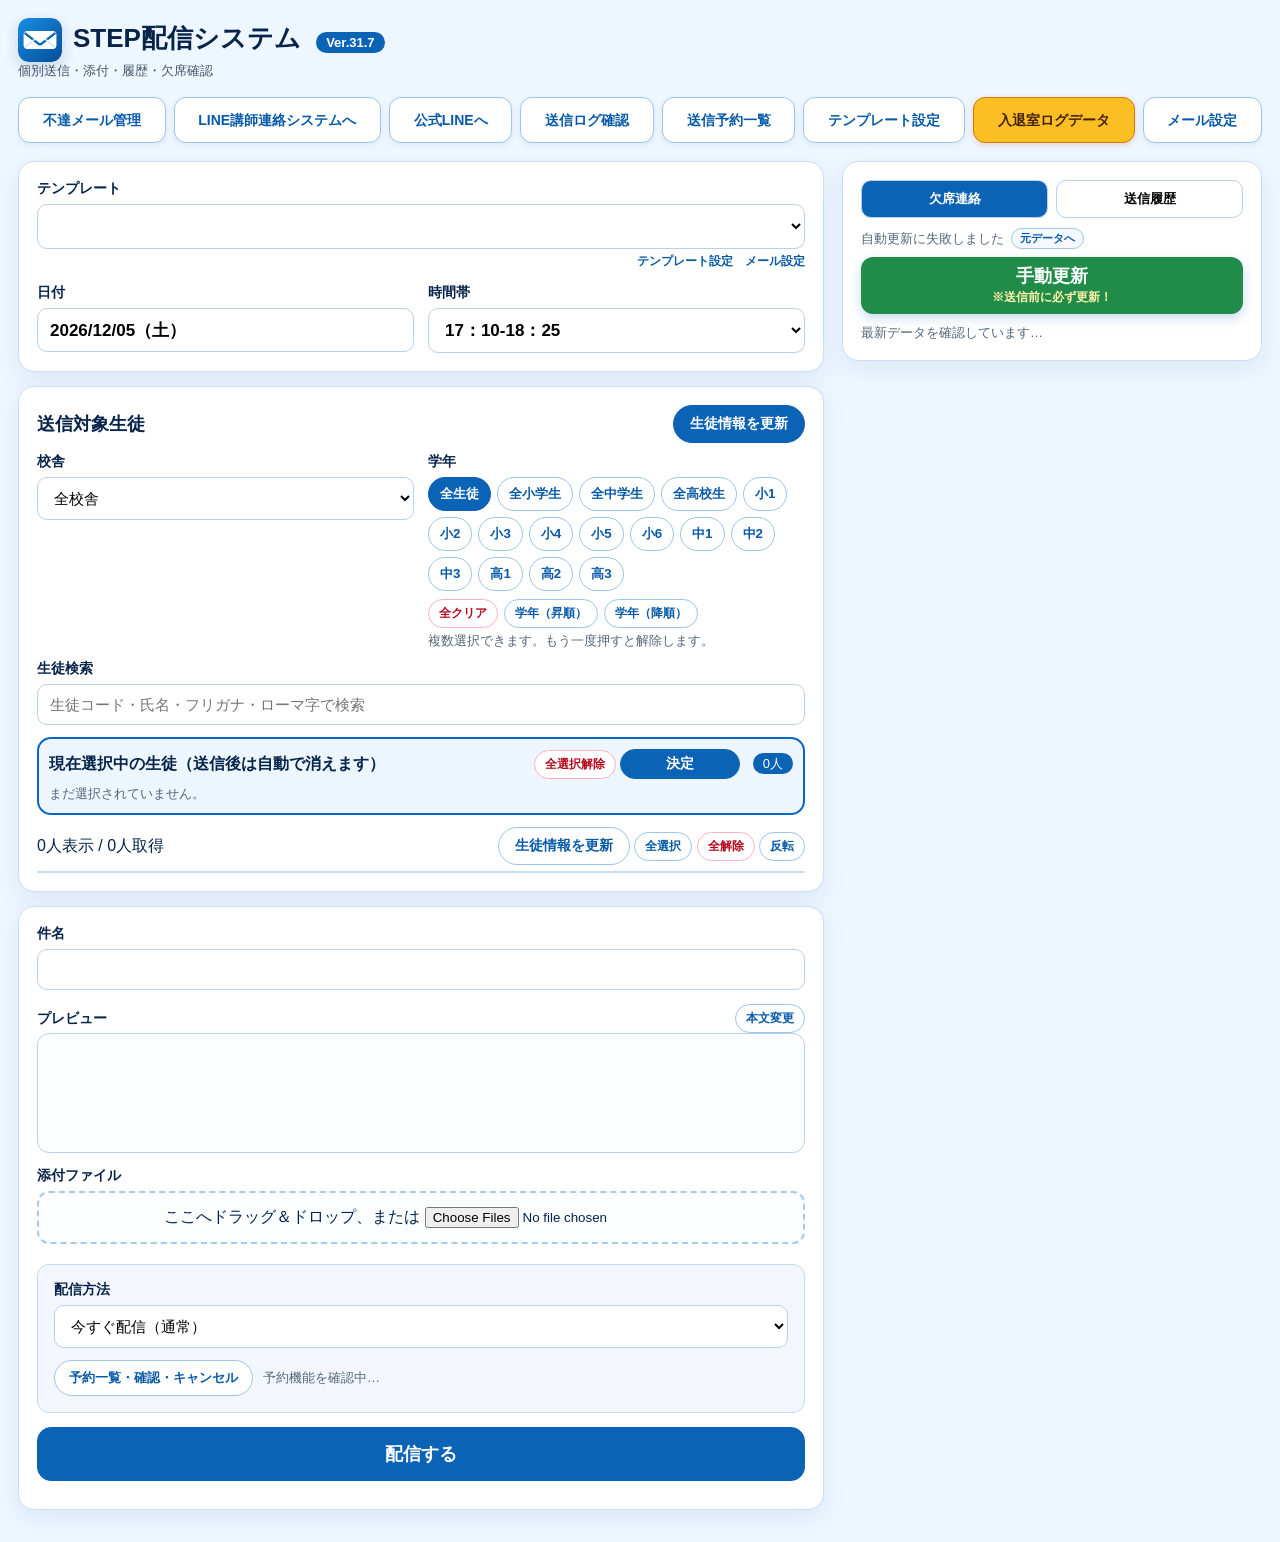
<file: index.html>
<!doctype html><html lang="ja"><head><meta charset="utf-8"><meta name="viewport" content="width=device-width,initial-scale=1"><meta name="theme-color" content="#0b63b6"><title>STEP配信システム Ver.31.7</title>
<link rel="icon" type="image/svg+xml" href="icons/mail-icon.svg?v=20260814-2"><link rel="icon" type="image/png" sizes="32x32" href="icons/favicon-32.png?v=20260814-2"><link rel="shortcut icon" href="favicon.ico?v=20260814-2"><link rel="apple-touch-icon" sizes="180x180" href="apple-touch-icon.png?v=20260814-2"><link rel="manifest" href="manifest.webmanifest?v=20260814-2">
<link rel="stylesheet" href="style.css?v=20261024-checkin-highlight"></head><body><div class="wrap"><div class="top"><div><h1>STEP配信システム <span class="ver">Ver.31.7</span></h1><div class="sub">個別送信・添付・履歴・欠席確認</div></div><div class="topActions"><nav class="systemNav" aria-label="関連システムと配信管理"><a class="systemNavButton deliveryFailureLink" href="https://stepkobetsu-hub.github.io/student-QR/delivery_failures.html" target="_blank" rel="noopener noreferrer">不達メール管理</a><a class="systemNavButton teacherLineLink" href="https://stepkobetsu-hub.github.io/step-form/teacher_line_contact.html" target="_blank" rel="noopener noreferrer">LINE講師連絡システムへ</a><a class="systemNavButton officialLineLink" href="https://chat.line.biz/U4ec286ef731d320a710bfa6cc796b713" target="_blank" rel="noopener noreferrer">公式LINEへ</a><button id="scheduledListTopBtn" type="button" class="systemNavButton">送信予約一覧</button><a class="systemNavButton" href="template.html">テンプレート設定</a><a class="systemNavButton checkinLogLink" href="https://docs.google.com/spreadsheets/d/1VyQ3O69PDArG2bJt_Qf347rlTwKfjqM6KPLDWqIPo6A/edit?gid=0#gid=0" target="_blank" rel="noopener noreferrer">入退室ログデータ</a><a class="systemNavButton" href="mail_settings.html">メール設定</a></nav></div></div><div class="grid"><main><section class="card"><label class="label">テンプレート</label><select id="templateSelect" class="input"></select><div class="templateLink"><a class="pillLink" href="template.html">テンプレート設定</a>　<a class="pillLink" href="mail_settings.html">メール設定</a></div><div class="row" style="margin-top:14px"><div><label class="label">日付</label><input id="dateDisplay" class="input dateTextInput" readonly><input id="dateInput" type="date" class="hidden"></div><div><label class="label">時間帯</label><select id="timeSelect" class="input"><option>13：00-14：15</option><option>14：20-15：35</option><option>15：45-17：00</option><option>17：10-18：25</option><option>18：35-19：50</option><option>20：00-21：15</option><option value="custom">その他</option></select></div></div><div id="customTimeWrap" class="hidden" style="margin-top:10px"><label class="label">その他の時間帯</label><input id="customTime" class="input" placeholder="例：19:00～20:00"></div></section><section class="card"><div class="toolbar" style="margin-bottom:10px"><h2 style="margin:0;font-size:18px">送信対象生徒</h2><button id="refreshStudentsTopBtn" type="button" class="btn refreshBig primary">生徒情報を更新</button></div><div class="row"><div><label class="label">校舎</label><select id="schoolFilter" class="input"><option>全校舎</option><option>神領校</option><option>大手町校</option></select></div><div><label class="label">学年</label><div id="gradeButtons" class="gradeButtons"></div><div class="gradeActions"><button id="clearGradeBtn" type="button" class="btn small danger">全クリア</button><button id="sortAscBtn" type="button" class="btn small">学年（昇順）</button><button id="sortDescBtn" type="button" class="btn small">学年（降順）</button></div><div class="muted" style="margin-top:4px">複数選択できます。もう一度押すと解除します。</div></div></div><div style="margin-top:10px"><label class="label">生徒検索</label><input id="nameFilter" class="input" placeholder="生徒コード・氏名・フリガナ・ローマ字で検索"></div><div class="selectedBox"><div class="toolbar"><b>現在選択中の生徒（送信後は自動で消えます）</b><span><button id="clearAllSelectedBtn" class="btn small danger">全選択解除</button> <button id="decideSelectionBtn" class="btn small primary">決定</button> <span id="selectedCount" class="ver">0人</span></span></div><div id="selectedSummary" class="selectedSummary hidden"></div><div id="selectedList" class="selectedList"><span class="muted">まだ選択されていません。</span></div></div><div class="countLine"><span id="listCount">0人表示 / 0人取得</span><span><button id="refreshStudentsBtn" class="btn refreshBig">生徒情報を更新</button> <button id="selectVisibleBtn" class="btn small">全選択</button> <button id="clearVisibleBtn" class="btn small danger">全解除</button> <button id="invertVisibleBtn" class="btn small">反転</button></span></div><div id="studentList" class="studentArea"></div></section><section class="card"><label class="label">件名</label><input id="subjectInput" class="input"><div style="margin-top:14px" class="toolbar"><label class="label" style="margin:0">プレビュー</label><button id="toggleBodyBtn" class="btn small">本文変更</button></div><div id="preview" class="preview"></div><div id="bodyEditor" class="hidden" style="margin-top:10px"><textarea id="bodyInput" class="textarea"></textarea><button id="saveBodyBtn" class="btn primary" style="margin-top:8px">本文をプレビューへ反映</button></div><div style="margin-top:14px"><label class="label">添付ファイル</label><div id="dropZone" class="fileBox">ここへドラッグ＆ドロップ、または <input id="fileInput" type="file" multiple></div><div id="fileList" class="attachList"></div></div><div class="deliveryTiming"><label class="label" for="deliveryMode">配信方法</label><select id="deliveryMode" class="input"><option value="now">今すぐ配信（通常）</option><option id="scheduledModeOption" value="scheduled" disabled>日時を指定して配信（予約）</option></select><div id="scheduleInputWrap" class="hidden"><label class="label" for="scheduledAtInput">配信日時（日本時間）</label><input id="scheduledAtInput" type="datetime-local" class="input" step="60"><p class="muted">画面を閉じても自動で配信されます。指定時刻を過ぎた後、順次配信します。数分程度遅れる場合があります。</p></div><div class="scheduleTools"><button id="scheduledListBtn" type="button" class="btn">予約一覧・確認・キャンセル</button><span id="scheduleAvailability" class="muted" role="status">予約機能を確認中…</span></div></div><button id="sendBtn" class="btn primary send">配信する</button><div id="status" class="message"></div></section></main><aside><section class="card"><div class="tabs"><button id="absenceTab" class="tab active">欠席連絡</button><button id="historyTab" class="tab">送信履歴</button></div><div id="absencePanel"><div class="absenceStatusRow"><span id="absenceAutoStatus" class="muted smallText">自動確認：5分ごと</span><a class="absenceSourceLink" href="https://docs.google.com/spreadsheets/d/1c2He5p_FMXGq0Gor74wIrJKtdBvTdjmO992ZkNSVuLQ/edit" target="_blank" rel="noopener noreferrer" title="欠席・遅刻・早退連絡の元データを開く">元データへ</a></div>
              <div class="absenceRefreshBox"><button id="refreshAbsenceCacheBtn" type="button" class="miniBtn absenceRefreshBtn"><span class="absenceRefreshMain">手動更新</span><span class="absenceRefreshNote">※送信前に必ず更新！</span></button></div>
              <div id="absenceList" class="absenceList" style="margin-top:10px"></div></div><div id="historyPanel" class="hidden"><div class="row"><div><label class="label">From</label><input id="historyFrom" type="date" class="input"></div><div><label class="label">To</label><input id="historyTo" type="date" class="input"></div></div><input id="historySearch" class="input" style="margin-top:8px" placeholder="生徒名・件名で検索"><div class="historyButtons historyButtonsWide"><div class="historySearchActions"><button id="reloadHistory" class="btn small searchWide">検索</button><button id="clearHistorySearchBtn" class="btn small">クリア</button><button id="refreshHistoryBtn" class="btn small">更新</button></div><div class="historyArchiveActions"><button id="showArchiveBtn" class="btn small">アーカイブ</button><button id="showNormalHistoryBtn" class="btn small hidden">通常履歴に戻る</button></div></div><div class="muted" style="margin-top:8px">先月分など、直近10件より前の履歴はこちらから確認できます。</div><a class="btn small" style="display:block;text-align:center;text-decoration:none;margin-top:6px" href="https://docs.google.com/spreadsheets/d/1uMj20OXRNOY5YMlga_kzmZ6Y_wER3abNBmrz1bKWs3g/edit?gid=251153037#gid=251153037" target="_blank" rel="noopener noreferrer">Googleスプレッドシートで過去の配信履歴を確認</a><div id="historyList" class="historyList" style="margin-top:10px"></div></div></section></aside></div></div><script src="api.js?v=20261012-schedule"></script><script src="app.js?v=20261013-timetable-sync"></script><script src="selection-reset-fix.js?v=20260904-1"></script></body></html>
</file>
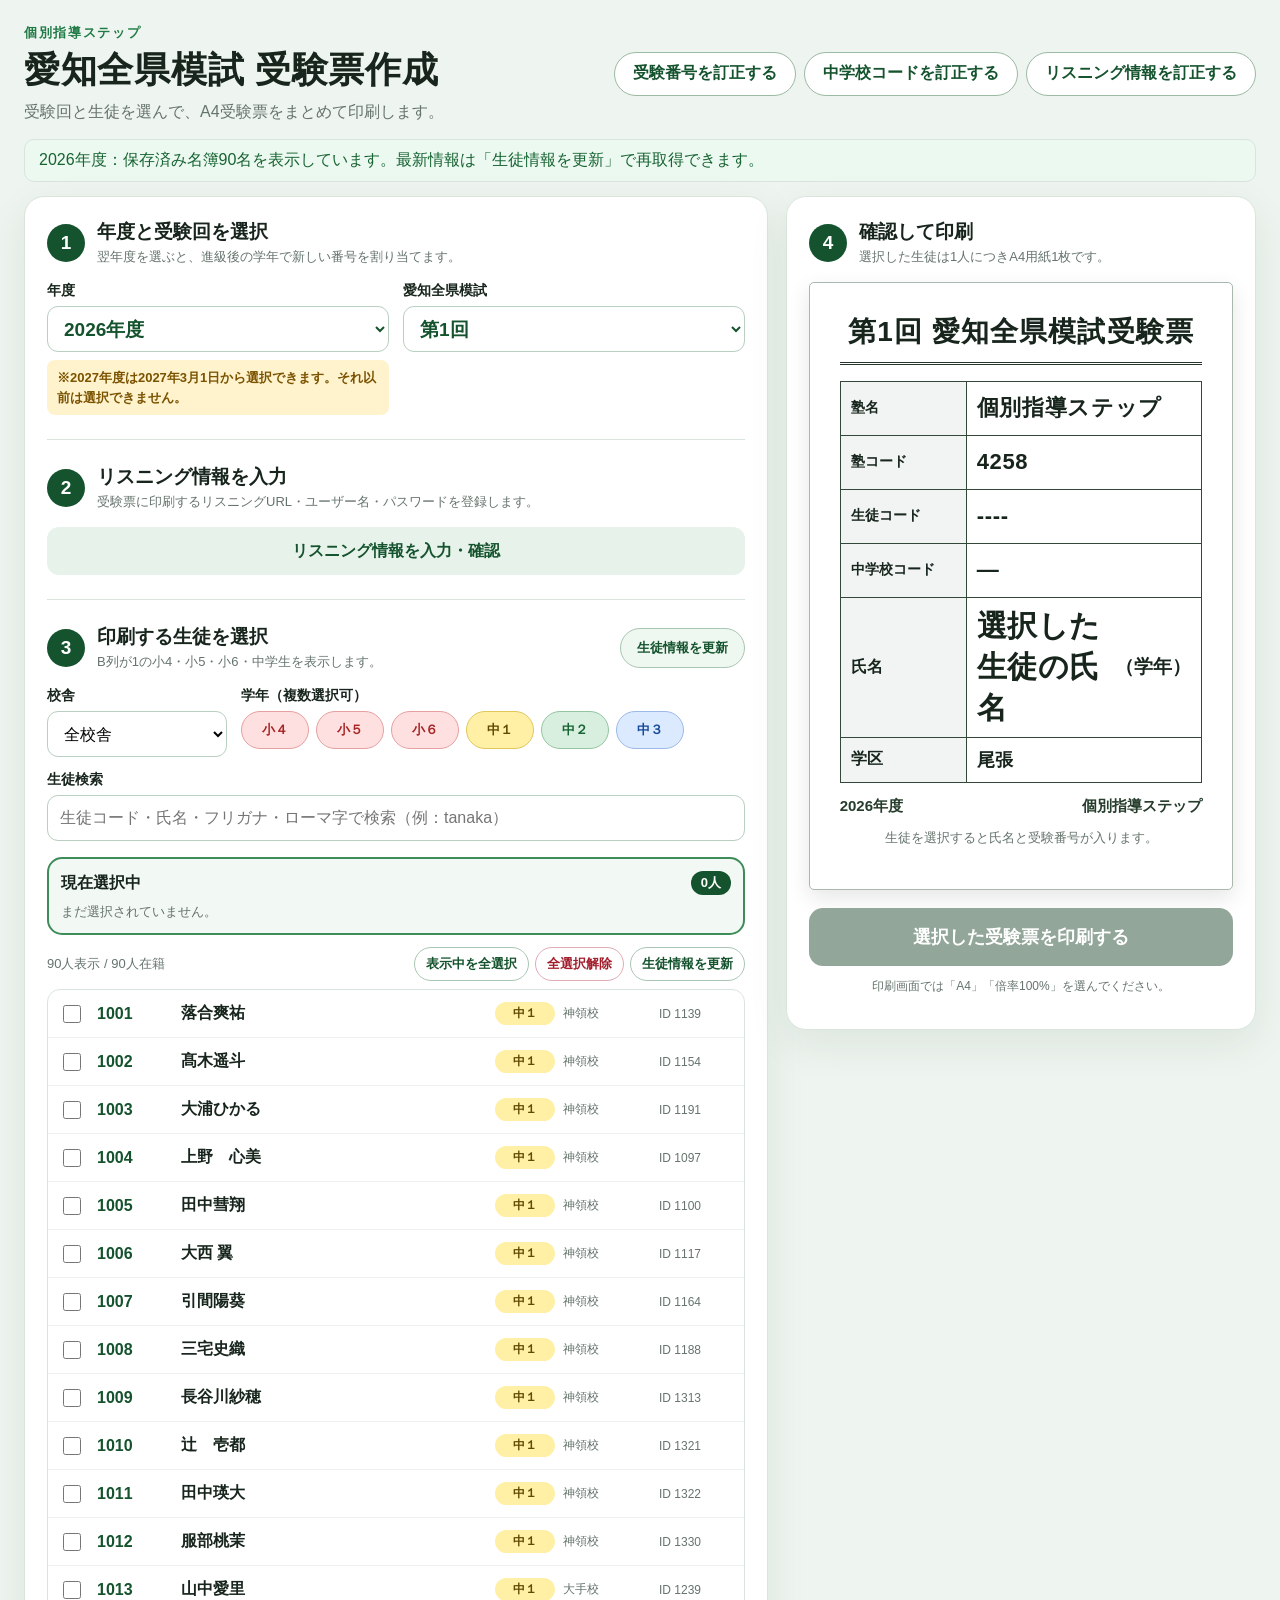
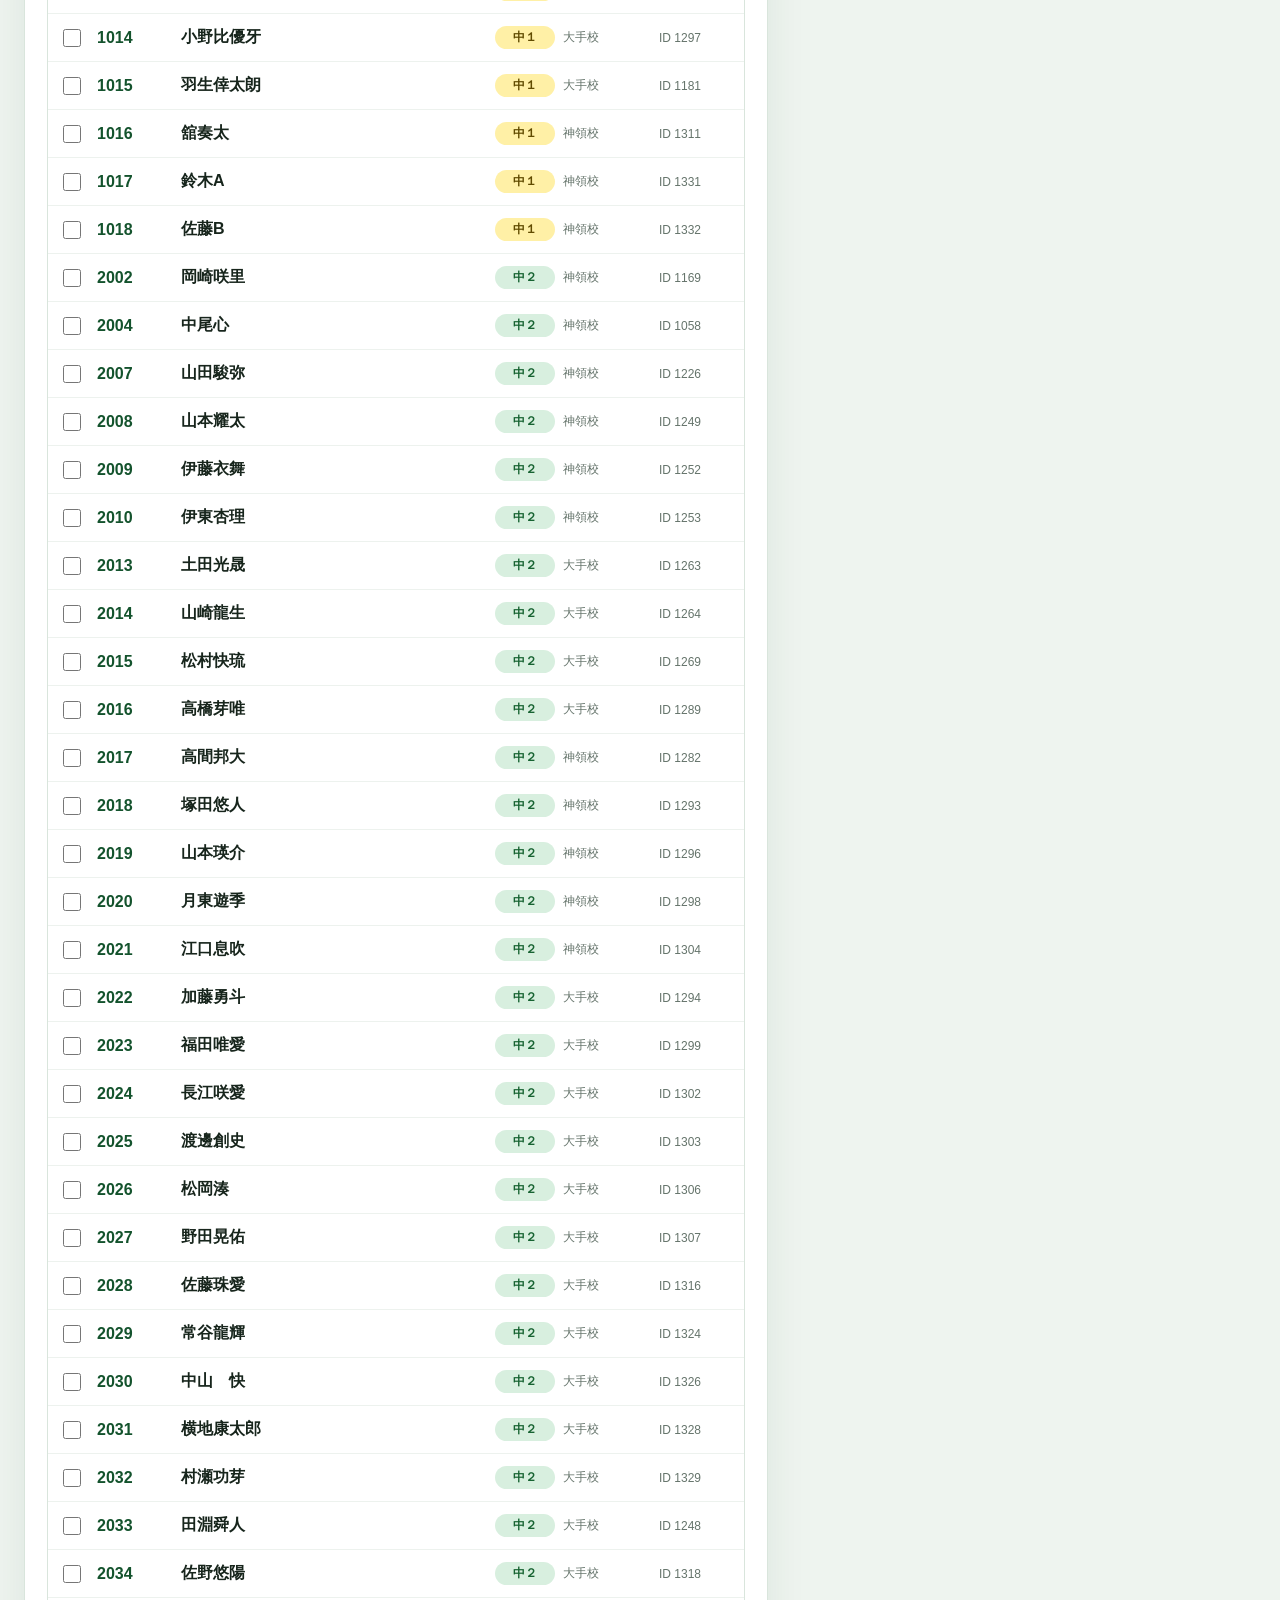
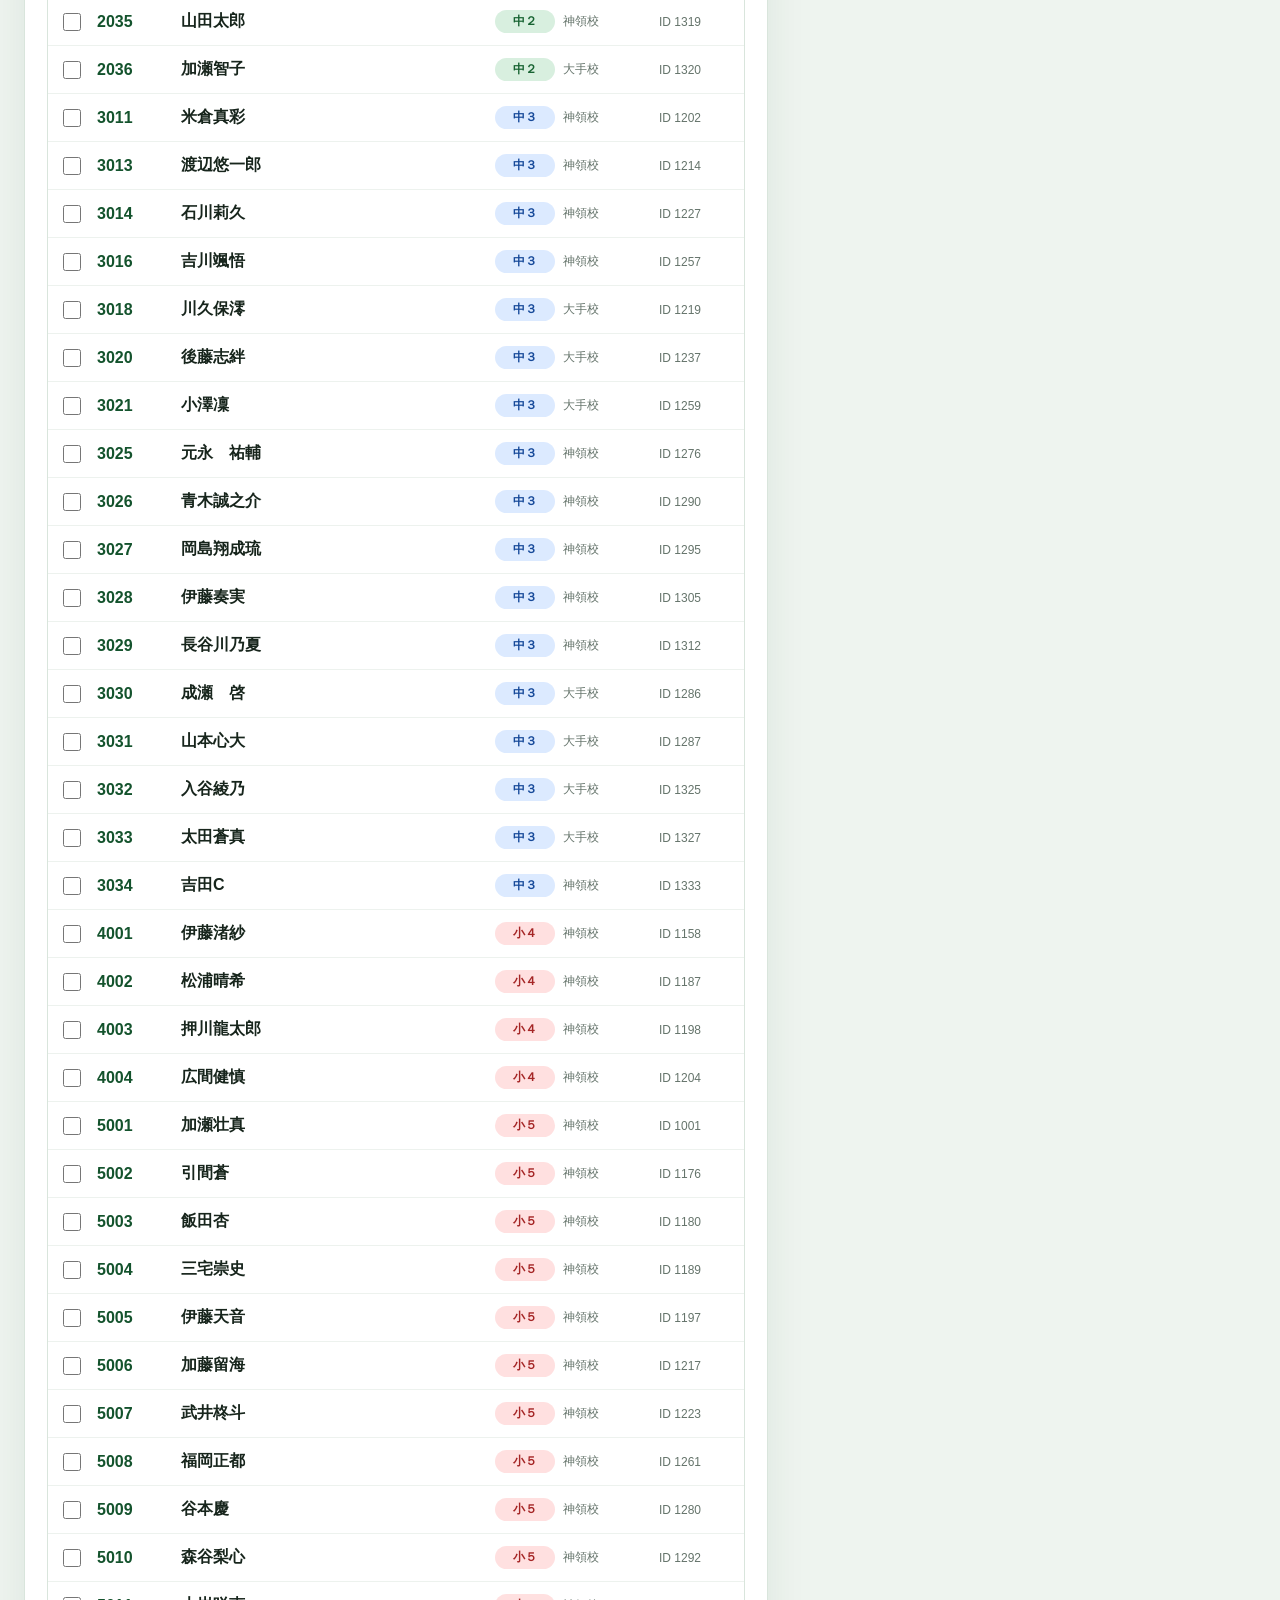
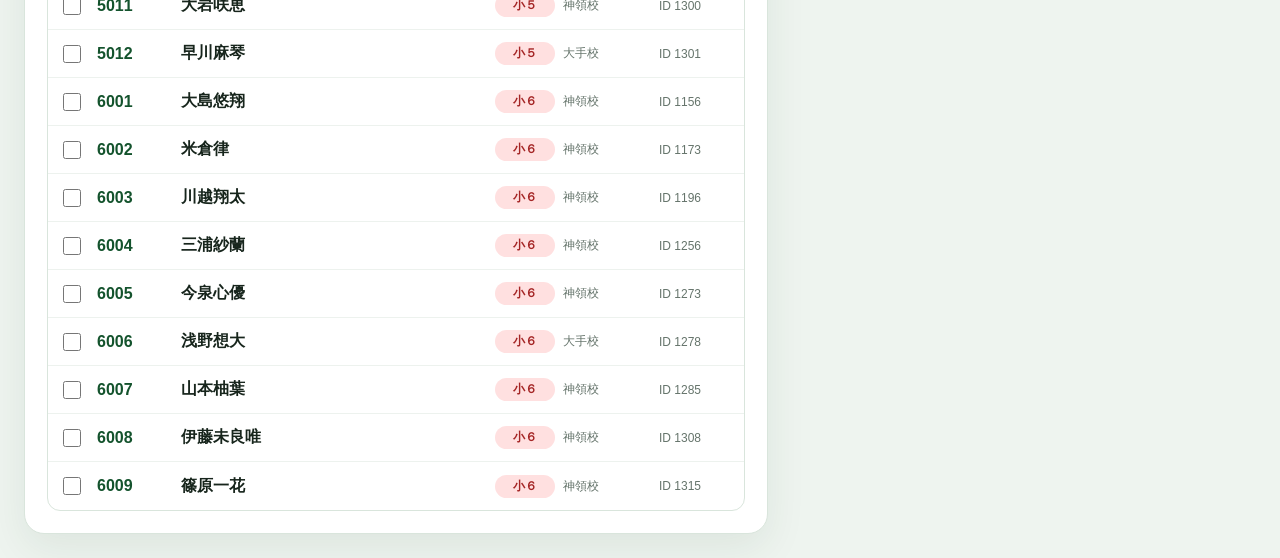
<file: exam_ticket.html>
<!doctype html>
<html lang="ja">
<head>
  <meta charset="utf-8">
  <meta name="viewport" content="width=device-width,initial-scale=1">
  <meta name="theme-color" content="#14532d">
  <title>愛知全県模試 受験票作成</title>
  <link rel="stylesheet" href="exam_ticket.css?v=20261024-4">
</head>
<body>
  <div class="appShell">
    <header class="appHeader">
      <div>
        <p class="eyebrow">個別指導ステップ</p>
        <h1>愛知全県模試 受験票作成</h1>
        <p class="subtitle">受験回と生徒を選んで、A4受験票をまとめて印刷します。</p>
      </div>
      <div class="headerLinks">
        <a class="sheetLink" href="https://docs.google.com/spreadsheets/d/1CIJkTlYUcUkbb8jBdFc6L8D5ubTGsxwNxFv01ten-Zk/edit?gid=2026081801#gid=2026081801" target="_blank" rel="noopener noreferrer">受験番号を訂正する</a>
        <a id="schoolCodeSheetLink" class="sheetLink" href="https://docs.google.com/spreadsheets/d/1CIJkTlYUcUkbb8jBdFc6L8D5ubTGsxwNxFv01ten-Zk/edit?gid=2026081901#gid=2026081901" target="_blank" rel="noopener noreferrer">中学校コードを訂正する</a>
        <a id="listeningSheetLink" class="sheetLink" href="https://docs.google.com/spreadsheets/d/1CIJkTlYUcUkbb8jBdFc6L8D5ubTGsxwNxFv01ten-Zk/edit?gid=2026081902#gid=2026081902" target="_blank" rel="noopener noreferrer">リスニング情報を訂正する</a>
      </div>
    </header>

    <div id="status" class="status" role="status">生徒情報を読み込んでいます…</div>
    <section id="schoolCodePanel" class="schoolCodePanel" hidden>
      <h2>中学校コードの登録が必要です</h2>
      <p>☆マスタP列の学校名に対応する3桁の中学校コードを入力してください。登録後、既存生を含む該当校の全生徒に反映されます。</p>
      <div id="schoolCodeRows"></div>
    </section>

    <dialog id="listeningDialog" class="listeningDialog">
      <div class="listeningDialogHead"><div><p class="eyebrow">英語聞き取り検査</p><h2 id="listeningDialogTitle">リスニング情報を登録</h2></div><button id="listeningDialogClose" type="button" class="dialogClose" aria-label="閉じる">×</button></div>
      <p class="listeningDialogNote">学年ごとにURL、ユーザー名、パスワードを登録してください。保存済み情報は、それぞれの学年の入力欄の下に表示されます。</p>
      <div id="listeningDialogRows"></div>
      <p id="listeningSaveStatus" class="listeningSaveStatus" role="status"></p>
      <p class="listeningSecurityNote">QRコードには再生URLのみを登録します。ユーザー名とパスワードは受験票にも印刷されます。</p>
    </dialog>

    <main class="layout">
      <section class="panel controlsPanel">
        <div class="stepHeading"><span>1</span><div><h2>年度と受験回を選択</h2><p>翌年度を選ぶと、進級後の学年で新しい番号を割り当てます。</p></div></div>
        <div class="examSettingsGrid">
          <div><label class="fieldLabel" for="yearSelect">年度</label><select id="yearSelect" class="input roundSelect"></select><p id="yearNotice" class="yearNotice" hidden></p></div>
          <div><label class="fieldLabel" for="roundSelect">愛知全県模試</label><select id="roundSelect" class="input roundSelect">
            <option value="1">第1回</option><option value="2">第2回</option><option value="3">第3回</option>
            <option value="4">第4回</option><option value="5">第5回</option><option value="6">第6回</option>
          </select></div>
        </div>

        <hr>
        <div class="stepHeading"><span>2</span><div><h2>リスニング情報を入力</h2><p>受験票に印刷するリスニングURL・ユーザー名・パスワードを登録します。</p></div></div>
        <button id="openListeningBtn" type="button" class="listeningOpenBtn">リスニング情報を入力・確認</button>
        <hr>
        <div class="selectionHeadingRow">
          <div class="stepHeading"><span>3</span><div><h2>印刷する生徒を選択</h2><p>B列が1の小4・小5・小6・中学生を表示します。</p></div></div>
          <button id="refreshTopBtn" type="button" class="smallBtn refreshTopBtn">生徒情報を更新</button>
        </div>

        <div class="filterGrid">
          <div><label class="fieldLabel" for="campusFilter">校舎</label><select id="campusFilter" class="input"><option value="all">全校舎</option><option value="神領">神領校</option><option value="大手">大手町校</option></select></div>
          <div><span class="fieldLabel">学年（複数選択可）</span><div id="gradeButtons" class="gradeButtons"></div></div>
        </div>
        <label class="fieldLabel" for="searchInput">生徒検索</label>
        <input id="searchInput" class="input" placeholder="生徒コード・氏名・フリガナ・ローマ字で検索（例：tanaka）">

        <div class="selectionBox">
          <div class="selectionHead"><strong>現在選択中</strong><span id="selectedCount">0人</span></div>
          <div id="selectedList" class="selectedList"><span class="muted">まだ選択されていません。</span></div>
        </div>

        <div class="listActions">
          <span id="listCount">0人表示</span>
          <div><button id="selectVisibleBtn" type="button" class="smallBtn">表示中を全選択</button><button id="clearBtn" type="button" class="smallBtn danger">全選択解除</button><button id="refreshBtn" type="button" class="smallBtn">生徒情報を更新</button></div>
        </div>
        <div id="studentList" class="studentList"></div>
      </section>

      <aside class="panel previewPanel">
        <div class="stepHeading"><span>4</span><div><h2>確認して印刷</h2><p>選択した生徒は1人につきA4用紙1枚です。</p></div></div>
        <div id="ticketPreview" class="ticketPreview"></div>
        <button id="printBtn" type="button" class="printBtn" disabled>選択した受験票を印刷する</button>
        <p class="printNote">印刷画面では「A4」「倍率100%」を選んでください。</p>
      </aside>
    </main>
  </div>
  <div id="printArea" class="printArea" aria-hidden="true"></div>
  <script src="qrcode.js?v=1"></script>
  <script src="exam_ticket_print_fix.js?v=20260828-1"></script>
  <script src="exam_ticket.js?v=20261024-3"></script>
</body>
</html>
</file>
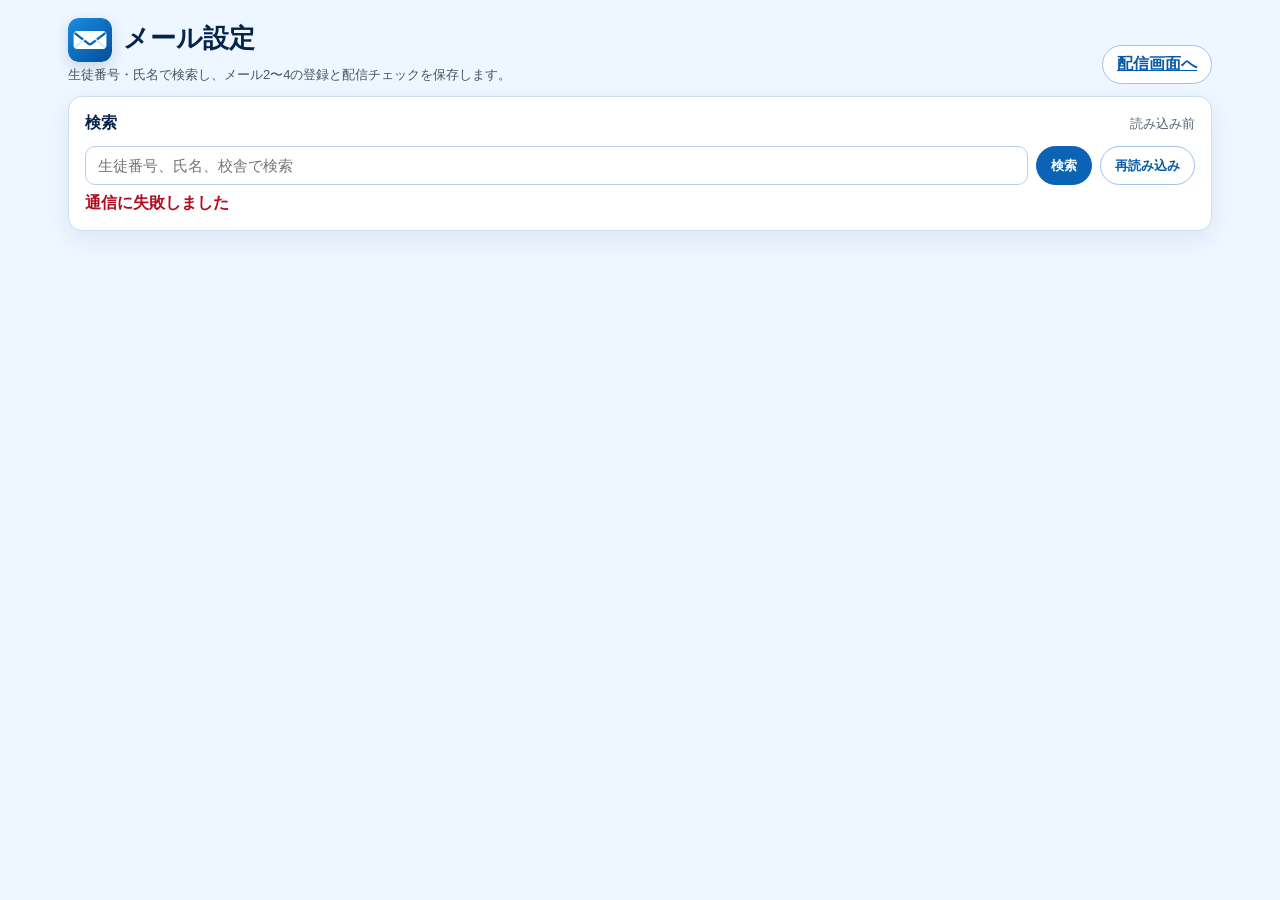
<file: mail_settings.html>
<!doctype html>
<html lang="ja">
<head>
  <meta charset="utf-8">
  <meta name="viewport" content="width=device-width,initial-scale=1">
  <meta name="theme-color" content="#0b63b6">
  <title>メール設定 | STEP配信システム</title>
  <link rel="icon" type="image/svg+xml" href="icons/mail-icon.svg?v=20260814-2">
  <link rel="icon" type="image/png" sizes="32x32" href="icons/favicon-32.png?v=20260814-2">
  <link rel="shortcut icon" href="favicon.ico?v=20260814-2">
  <link rel="apple-touch-icon" sizes="180x180" href="apple-touch-icon.png?v=20260814-2">
  <link rel="manifest" href="manifest.webmanifest?v=20260814-2">
  <style>
    *{box-sizing:border-box}
    body{margin:0;font-family:-apple-system,BlinkMacSystemFont,"Segoe UI","Noto Sans JP",sans-serif;background:#eef6ff;color:#06234a}
    .wrap{max-width:1180px;margin:0 auto;padding:18px}
    .top{display:flex;justify-content:space-between;align-items:end;gap:12px;margin-bottom:12px}
    h1{font-size:26px;margin:0}
    h1::before{content:"";display:inline-block;width:44px;height:44px;margin-right:11px;border-radius:11px;background:url("icons/mail-icon.svg") center/cover no-repeat;box-shadow:0 5px 14px rgba(10,70,120,.18);vertical-align:middle}
    .sub{font-size:13px;color:#456;margin-top:4px}
    .card{background:white;border:1px solid #c9def5;border-radius:14px;box-shadow:0 8px 24px rgba(10,70,120,.08);padding:16px;margin-bottom:14px}
    .toolbar{display:flex;gap:8px;align-items:center;justify-content:space-between;flex-wrap:wrap}
    .search{display:grid;grid-template-columns:1fr auto auto;gap:8px;margin-top:12px}
    input{width:100%;border:1px solid #b8d1ee;border-radius:10px;padding:10px 12px;font-size:15px;background:white}
    .btn{border:1px solid #9ec4ec;background:white;color:#075aa8;border-radius:999px;padding:8px 14px;font-weight:700;cursor:pointer}
    .btn.primary{background:#0b63b6;color:white;border-color:#0b63b6}
    .btn:disabled{opacity:.55;cursor:not-allowed}
    .muted{color:#567;font-size:13px}
    .list{display:grid;gap:10px}
    .row{border:1px solid #c9def5;border-radius:12px;background:#fbfdff;padding:12px}
    .studentHead{display:grid;grid-template-columns:120px 1fr 90px 100px auto;gap:10px;align-items:center;margin-bottom:10px}
    .studentId{font-weight:800;color:#075aa8}
    .studentName{font-size:17px;font-weight:800}
    .badge{display:inline-block;border-radius:999px;background:#ffe995;padding:3px 8px;font-weight:800;font-size:12px}
    .mailGrid{display:grid;grid-template-columns:86px 90px 1fr;gap:8px;align-items:center}
    .mailGrid+.mailGrid{margin-top:8px}
    .mailLabel{font-weight:800}
    label.check{display:flex;gap:6px;align-items:center;font-size:13px;font-weight:700;color:#075aa8}
    label.check input{width:auto}
    .readOnly{background:#f3f7fb;color:#345}
    .status{font-weight:700;margin-top:8px}
    .status.ok{color:#087443}
    .status.err{color:#b30b20}
    @media(max-width:760px){
      .search{grid-template-columns:1fr}
      .studentHead{grid-template-columns:1fr 1fr}
      .mailGrid{grid-template-columns:1fr}
    }
  </style>
</head>
<body>
  <div class="wrap">
    <div class="top">
      <div>
        <h1>メール設定</h1>
        <div class="sub">生徒番号・氏名で検索し、メール2〜4の登録と配信チェックを保存します。</div>
      </div>
      <a class="btn" href="index.html">配信画面へ</a>
    </div>

    <section class="card">
      <div class="toolbar">
        <b>検索</b>
        <span id="count" class="muted">読み込み前</span>
      </div>
      <div class="search">
        <input id="q" placeholder="生徒番号、氏名、校舎で検索">
        <button id="searchBtn" class="btn primary">検索</button>
        <button id="reloadBtn" class="btn">再読み込み</button>
      </div>
      <div id="globalStatus" class="status"></div>
    </section>

    <section id="list" class="list"></section>
  </div>

  <script>
    const API_URL = 'https://script.google.com/macros/s/AKfycbxIH2VtgwRi50xduXgrkYrjD0yrzNfQ5vCWt1XgOzil6LZSgXNj6MJo9jPYvOkjNHdu/exec';
    let items = [];
    const $ = id => document.getElementById(id);
    function escapeHTML(s){return String(s||'').replace(/[&<>"]/g,ch=>({'&':'&amp;','<':'&lt;','>':'&gt;','"':'&quot;'}[ch]))}
    function jsonp(action, params={}){
      return new Promise((resolve,reject)=>{
        const cb='cb_'+Date.now()+'_'+Math.random().toString(36).slice(2);
        const script=document.createElement('script');
        const qs=new URLSearchParams({action,callback:cb,...params});
        const timer=setTimeout(()=>{cleanup();reject(new Error('通信がタイムアウトしました'));},20000);
        function cleanup(){clearTimeout(timer);try{delete window[cb]}catch(e){};script.remove();}
        window[cb]=data=>{cleanup();data&&data.error?reject(new Error(data.message||'エラーが発生しました')):resolve(data)};
        script.onerror=()=>{cleanup();reject(new Error('通信に失敗しました'))};
        script.src=API_URL+'?'+qs.toString();
        document.body.appendChild(script);
      });
    }
    async function postJson(payload){
      const res=await fetch(API_URL,{method:'POST',body:JSON.stringify(payload)});
      if(!res.ok)throw new Error('保存に失敗しました');
      const data=await res.json();
      if(data&&data.error)throw new Error(data.message||'保存でエラーが発生しました');
      return data;
    }
    function setGlobal(msg,ok=true){$('globalStatus').textContent=msg||'';$('globalStatus').className='status '+(ok?'ok':'err')}
    async function load(){
      setGlobal('読み込み中です...',true);
      items = await jsonp('getMailSettings',{q:$('q').value.trim()});
      render();
      setGlobal('読み込みました',true);
    }
    function render(){
      $('count').textContent = items.length + '人表示';
      $('list').innerHTML = items.map((s,idx)=>{
        const e=s.enabled||[true,true,true,true];
        return `<div class="row" data-idx="${idx}">
          <div class="studentHead">
            <div class="studentId">NO ${escapeHTML(s.id)}</div>
            <div class="studentName">${escapeHTML(s.name)}</div>
            <span class="badge">${escapeHTML(s.grade)}</span>
            <span>${escapeHTML(s.school)}</span>
            <button class="btn primary saveBtn">保存</button>
          </div>
          ${mailLine(idx,1,s.mail1,e[0],true)}
          ${mailLine(idx,2,s.mail2,e[1],false)}
          ${mailLine(idx,3,s.mail3,e[2],false)}
          ${mailLine(idx,4,s.mail4,e[3],false)}
          <div class="status rowStatus"></div>
        </div>`;
      }).join('') || '<div class="card muted">該当する生徒がいません。</div>';
      document.querySelectorAll('.saveBtn').forEach(btn=>btn.onclick=()=>saveRow(btn.closest('.row')));
    }
    function mailLine(idx,n,value,enabled,readonly){
      return `<div class="mailGrid">
        <div class="mailLabel">メール${n}</div>
        <label class="check"><input type="checkbox" data-enabled="${n}" ${enabled?'checked':''}>配信する</label>
        <input data-mail="${n}" value="${escapeHTML(value||'')}" ${readonly?'readonly class="readOnly"':''} placeholder="${n===1?'生徒マスタ X列':'メールアドレス'}">
      </div>`;
    }
    async function saveRow(row){
      const idx=Number(row.dataset.idx), s=items[idx], status=row.querySelector('.rowStatus'), btn=row.querySelector('.saveBtn');
      const enabled=[1,2,3,4].map(n=>row.querySelector(`[data-enabled="${n}"]`).checked);
      const payload={action:'saveStudentMailSetting',id:s.id,name:s.name,school:s.school,grade:s.grade,enabled,
        mail2:row.querySelector('[data-mail="2"]').value.trim(),
        mail3:row.querySelector('[data-mail="3"]').value.trim(),
        mail4:row.querySelector('[data-mail="4"]').value.trim()};
      btn.disabled=true; status.textContent='保存中です...'; status.className='status';
      try{
        const res=await postJson(payload);
        if(res.item) items[idx]=res.item;
        status.textContent='保存しました'; status.className='status ok';
      }catch(e){
        status.textContent='エラー：'+e.message; status.className='status err';
      }finally{btn.disabled=false}
    }
    $('searchBtn').onclick=()=>load().catch(e=>setGlobal(e.message,false));
    $('reloadBtn').onclick=()=>load().catch(e=>setGlobal(e.message,false));
    $('q').addEventListener('keydown',e=>{if(e.key==='Enter')$('searchBtn').click()});
    load().catch(e=>setGlobal(e.message,false));
  </script>
</body>
</html>
</file>
<file: style.css>
*{box-sizing:border-box}body{margin:0;font-family:-apple-system,BlinkMacSystemFont,'Segoe UI','Noto Sans JP',sans-serif;background:#eef6ff;color:#06234a}.wrap{max-width:1420px;margin:0 auto;padding:18px}.top{display:flex;justify-content:space-between;align-items:end;margin-bottom:12px}.top h1{font-size:26px;margin:0}.ver{font-size:13px;background:#0b63b6;color:white;border-radius:999px;padding:3px 10px;margin-left:8px}.sub{font-size:13px;color:#456}.grid{display:grid;grid-template-columns:minmax(650px,1fr) 420px;gap:18px}.card{background:white;border:1px solid #c9def5;border-radius:16px;box-shadow:0 8px 24px rgba(10,70,120,.08);padding:18px;margin-bottom:14px}.row{display:grid;grid-template-columns:1fr 1fr;gap:14px}.label{font-weight:700;font-size:14px;margin:0 0 6px;display:block}.input,.textarea,select{width:100%;border:1px solid #b8d1ee;border-radius:10px;padding:11px 12px;font-size:15px;background:white}.textarea{min-height:190px;font-family:inherit;line-height:1.7}.btn{border:1px solid #9ec4ec;background:white;color:#075aa8;border-radius:999px;padding:8px 14px;font-weight:700;cursor:pointer}.btn.primary{background:#0b63b6;color:white;border-color:#0b63b6}.btn.danger{color:#b30b20;border-color:#ffb2bd}.btn.small{font-size:12px;padding:5px 10px}.toolbar{display:flex;gap:8px;align-items:center;justify-content:space-between;flex-wrap:wrap}.muted{color:#567;font-size:13px}.selectedBox{border:2px solid #0867c6;background:#edf6ff;border-radius:14px;padding:12px;margin:12px 0}.selectedSummary{display:none}.selectedList{display:flex;flex-wrap:wrap;gap:5px;align-items:center;max-height:none;overflow:visible}.selectedItem{display:inline-grid;grid-template-columns:auto auto auto 24px;gap:5px;align-items:center;border:1px solid #b7d7fb;background:white;border-radius:999px;padding:3px 5px;font-size:12px;line-height:1.1}.badge{background:#ffe995;border-radius:999px;text-align:center;padding:3px 6px;font-weight:700}.chipX{border:1px solid #9ec4ec;background:white;color:#075aa8;border-radius:999px;width:22px;height:22px;font-weight:700;cursor:pointer}.studentArea{border:1px solid #c9def5;border-radius:12px;background:#fff;max-height:none;overflow:visible}.studentRow{display:grid;grid-template-columns:28px 1fr 70px 90px;gap:8px;align-items:center;padding:7px 10px;border-bottom:1px solid #edf3fa;cursor:pointer;font-size:14px}.studentRow:hover{background:#eef7ff}.studentRow.selected{background:#dceeff}.countLine{display:flex;justify-content:space-between;align-items:center;margin:10px 0 6px}.preview{white-space:pre-wrap;border:1px solid #b8d1ee;background:#fbfdff;border-radius:12px;padding:12px;line-height:1.7;min-height:120px}.hidden{display:none!important}.send{width:100%;font-size:18px;padding:14px;border-radius:14px;margin-top:14px}.tabs{display:flex;gap:8px;margin-bottom:10px}.tab{flex:1;border:1px solid #b8d1ee;background:white;border-radius:10px;padding:9px;font-weight:700;cursor:pointer}.tab.active{background:#0b63b6;color:white}.historyList,.absenceList{display:grid;gap:8px;max-height:650px;overflow:auto}.historyItem,.absenceItem{border:1px solid #c9def5;border-radius:12px;background:#fbfdff;padding:10px;position:relative}.today{background:#fff8d8;border-color:#ffd25c}.historyTitle{font-weight:800}.historyMeta{font-size:13px;color:#345;margin-top:4px}.xbtn{position:absolute;right:8px;top:8px;border:none;background:#f7dce1;color:#9b0018;border-radius:999px;width:24px;height:24px;cursor:pointer}.details{margin-top:8px}.details summary{color:#075aa8;cursor:pointer;font-weight:700}.details pre{white-space:pre-wrap;background:white;border:1px solid #ddd;border-radius:8px;padding:8px;max-height:280px;overflow:auto}.attachList{font-size:13px;color:#345;margin-top:6px}.templateLink{font-size:12px;text-align:right;margin-top:4px}.pillLink{color:#075aa8;font-weight:700;text-decoration:none}.insertButtons{display:flex;flex-wrap:wrap;gap:6px;margin:8px 0}.fileBox{border:2px dashed #a8c9ec;border-radius:12px;padding:14px;text-align:center;background:#fbfdff}.fileBox.drag{background:#e5f2ff}.templateTable{width:100%;border-collapse:collapse}.templateTable th,.templateTable td{border-bottom:1px solid #e2edf8;padding:8px;text-align:left;font-size:14px}.message{font-weight:700;margin-top:10px}.dateTextInput{background:white}

.top{flex-direction:column;align-items:stretch;gap:14px}.topActions{width:100%;min-width:0;overflow-x:auto;padding:3px 0 6px}.systemNav{display:flex;gap:8px;align-items:center;margin:0;flex-wrap:nowrap}.systemNav .systemNavButton{display:inline-flex;flex:1 0 auto;align-items:center;justify-content:center;min-height:46px;border:1px solid #9ec4ec;border-radius:12px;padding:10px 12px;background:#fff;color:#075aa8;text-decoration:none;font-family:inherit;font-size:14px;line-height:1.3;font-weight:800;white-space:nowrap;cursor:pointer;box-shadow:0 2px 6px rgba(10,70,120,.08)}.systemNav .systemNavButton:hover{background:#e7f1ff;border-color:#6da8e3}.systemNav .systemNavButton:focus-visible{outline:3px solid #0b63b6;outline-offset:2px}
@media(max-width:1050px){.grid{grid-template-columns:1fr}.selectedItem{grid-template-columns:auto auto auto 24px}}
@media(max-width:600px){.top{gap:10px}.systemNav .systemNavButton{min-height:44px;padding:9px 11px;font-size:13px}}

.gradeButtons{display:flex;flex-wrap:wrap;gap:6px}.gradeBtn{border:1px solid #9ec4ec;background:white;color:#075aa8;border-radius:999px;padding:7px 11px;font-weight:700;cursor:pointer}.gradeBtn.active{background:#0b63b6;color:white;border-color:#0b63b6}.selectedBox{padding:10px}.selectedBox .toolbar{margin-bottom:6px}

/* Ver.18 additions */
.gradeActions{display:flex;gap:6px;flex-wrap:wrap;margin-top:8px}
.gradeBadge,.badge{border-radius:999px;text-align:center;padding:3px 7px;font-weight:800;display:inline-block;min-width:38px}
.gradeElem{background:#ffdbe1;color:#9b0018}
.gradeJr{background:#ffe995;color:#5b4300}
.gradeHigh{background:#dbeafe;color:#075aa8}
.selectedItem{grid-template-columns:auto auto auto 22px;padding:3px 6px;font-size:12px;min-height:25px}
.studentRow .gradeBadge{justify-self:start}

.returnBtn{border:1px solid #9ec4ec;border-radius:999px;padding:8px 14px;background:white}

/* Ver.20.2 */
.btn.refreshBig{font-size:14px;padding:9px 16px;border-radius:999px}
.historyButtons{display:flex;gap:8px;flex-wrap:wrap;margin-top:8px}
.archiveBadge{display:inline-block;background:#f4eee8;border:1px solid #d9c7b8;color:#7a4b20;border-radius:999px;padding:2px 8px;font-size:12px;font-weight:700;margin-bottom:4px}
.historyActions{display:flex;gap:6px;margin-top:8px;flex-wrap:wrap}

/* Ver.30.1 送信結果ポップアップ */
.modalOverlay{position:fixed;inset:0;background:rgba(0,0,0,.35);display:flex;align-items:center;justify-content:center;z-index:9999;padding:20px}
.modalOverlay.hidden{display:none}
.modalBox{background:#fff;border-radius:18px;box-shadow:0 20px 60px rgba(0,0,0,.25);padding:28px;max-width:560px;width:100%;text-align:center;border:2px solid #bcd7ff}
.modalBox h2{margin:0 0 16px;font-size:24px;color:#063766}.modalBox.success{border-color:#7ecb9a}.modalBox.warn{border-color:#f5b3b3}.resultCount{font-size:20px;font-weight:700;margin:8px 0}.errorList{background:#fff7f7;border:1px solid #f0b8b8;border-radius:10px;padding:12px;text-align:left;white-space:pre-wrap;max-height:220px;overflow:auto;color:#8a1f1f}.progressBar{height:16px;background:#e5eefb;border-radius:999px;overflow:hidden;margin:18px 0}.progressBar>div{height:100%;width:55%;background:#1668b8;border-radius:999px;animation:progressMove 1.1s infinite alternate}@keyframes progressMove{from{transform:translateX(-40%)}to{transform:translateX(120%)}}

/* Ver.31 preview placeholder */
.previewPlaceholder{color:#9ca3af;font-style:italic;font-family:Georgia,'Times New Roman',serif;background:#f8fafc;border:1px dashed #cbd5e1;border-radius:6px;padding:1px 6px;}

#decideSelectionBtn{min-width:120px;padding-left:24px;padding-right:24px;font-size:14px;}
.settingsOpen{text-align:right;margin-top:10px;}
.settingsCard.hidden{display:none!important;}

/* Ver.31.3 履歴検索ボタン調整 */
.historyButtonsWide{display:flex;align-items:center;justify-content:space-between;gap:10px;margin-top:8px}
.historySearchActions{display:flex;gap:8px;align-items:center}
.historyArchiveActions{margin-left:auto;display:flex;gap:8px;align-items:center}
.searchWide{min-width:92px;padding-left:22px!important;padding-right:22px!important}
#clearHistorySearchBtn{min-width:72px}
#showArchiveBtn,#showNormalHistoryBtn{white-space:nowrap}

.receivedTime{font-size:11px;color:#8a9aaa;font-weight:500;margin-left:6px;}
.settingsHead{display:flex;align-items:center;justify-content:space-between;gap:10px;}

/* Important send fields */
#templateSelect,#dateDisplay,#timeSelect{font-size:17px;font-weight:800}

/* STEP配信システム アイコン */
.top h1::before{content:"";display:inline-block;width:44px;height:44px;margin-right:11px;border-radius:11px;background:url("icons/mail-icon.svg") center/cover no-repeat;box-shadow:0 5px 14px rgba(10,70,120,.18);vertical-align:middle}


/* Ver.31.4 最終送信確認モーダル */
.confirmOverlay{position:fixed;inset:0;z-index:10000;display:flex;align-items:center;justify-content:center;padding:24px;background:rgba(3,15,30,.72)}
.confirmOverlay.hidden{display:none!important}
.confirmDialog{display:flex;flex-direction:column;width:min(820px,100%);height:auto;max-height:94vh;overflow:hidden;background:#fff;border:3px solid #b30b20;border-radius:22px;box-shadow:0 28px 80px rgba(0,0,0,.42);padding:24px 30px;color:#06234a}
.confirmDialog h2{margin:0;text-align:center;font-size:clamp(27px,4vw,38px);color:#8f1021}
.confirmWarning{margin:12px 0 14px;padding:10px 16px;border-radius:12px;background:#fff0f1;border:2px solid #ef9aa6;color:#8f1021;text-align:center;font-size:clamp(16px,2.5vw,20px);font-weight:900}
.confirmDetails{display:grid;gap:8px;margin:0}
.confirmDetails>div{display:grid;grid-template-columns:130px minmax(0,1fr);gap:14px;align-items:start;padding:9px 14px;border:1px solid #c9def5;border-radius:12px;background:#f8fbff}
.confirmDetails dt{font-size:17px;font-weight:900;color:#345}
.confirmDetails dd{margin:0;font-size:clamp(18px,2.5vw,23px);font-weight:800;overflow-wrap:anywhere}
.confirmDetails .confirmCount{font-size:clamp(22px,3vw,30px);color:#b30b20}
.confirmRecipients{display:flex;min-height:0;flex-direction:column;margin-top:12px}
.confirmRecipients h3{margin:0 0 8px;font-size:24px;color:#8f1021}.confirmRecipients h3 span{font-size:19px}
.confirmRecipients ul{display:grid;grid-template-columns:repeat(2,minmax(0,1fr));grid-auto-flow:column;grid-template-rows:repeat(3,minmax(46px,auto));column-gap:22px;min-height:0;max-height:220px;overflow-y:auto;margin:0;padding:10px 14px;list-style:none;border:2px solid #b8d1ee;border-radius:12px;background:#fbfdff}
.confirmRecipients li{display:flex;align-items:center;gap:10px;min-width:0;min-height:46px;padding:8px 6px;border-bottom:1px solid #e2edf8;font-size:18px}.confirmRecipients li strong{min-width:0;overflow-wrap:anywhere}
.confirmRecipients li:last-child{border-bottom:0}
.confirmActions{display:grid;grid-template-columns:1fr 1.35fr;gap:28px;margin-top:14px}
.confirmCancelBtn,.confirmSendBtn{min-height:62px;border-radius:14px;padding:13px 18px;font-size:19px;font-weight:900;cursor:pointer}
.confirmCancelBtn{border:2px solid #8aa1b8;background:#eef3f7;color:#183b56}
.confirmSendBtn{border:2px solid #9d0b1e;background:#b30b20;color:#fff}
.confirmCancelBtn:focus-visible,.confirmSendBtn:focus-visible{outline:4px solid #f9c74f;outline-offset:3px}
.confirmSendBtn:disabled{cursor:not-allowed;opacity:.55}
@media(max-width:600px){
  .confirmOverlay{padding:10px}
  .confirmDialog{height:auto;max-height:94vh;padding:14px;border-radius:16px}
  .confirmWarning{margin:11px 0 13px;padding:10px}
  .confirmDetails{gap:8px}
  .confirmDetails>div{grid-template-columns:92px minmax(0,1fr);gap:8px;padding:9px 10px}
  .confirmDetails dt{font-size:14px}
  .confirmRecipients{margin-top:12px}
  .confirmRecipients ul{display:block;min-height:0;max-height:220px;padding:7px 9px}
  .confirmRecipients li{font-size:16px;padding:7px 2px}
  .confirmActions{grid-template-columns:1fr;gap:10px;margin-top:14px}
  .confirmCancelBtn,.confirmSendBtn{min-height:54px;font-size:17px}
  .confirmCancelBtn{order:2}
  .confirmSendBtn{order:1}
}


/* Ver.31.4.3 ラフ案対応：送信先を左、確認項目を右に配置 */
.confirmMain{display:grid;grid-template-columns:minmax(0,1.35fr) minmax(280px,.9fr);gap:18px;min-height:0;margin-top:2px}
.confirmMain .confirmRecipients{margin-top:0;min-height:0}
.confirmMain .confirmRecipients ul{display:block;min-height:260px;max-height:300px;overflow-y:auto}
.confirmMain .confirmRecipients li{min-height:49px;font-size:19px}
.confirmMain .confirmDetails{display:flex;flex-direction:column;gap:10px}
.confirmMain .confirmDetails>div{display:block;padding:12px 14px}
.confirmMain .confirmDetails dt{margin-bottom:7px}
.confirmMain .confirmDetails dd{font-size:20px;line-height:1.45}
.confirmMain .confirmDetails .confirmCount{font-size:30px}
@media(max-width:700px){
  .confirmMain{display:flex;flex-direction:column;gap:10px;overflow-y:auto}
  .confirmMain .confirmRecipients{order:1}
  .confirmMain .confirmDetails{order:2}
  .confirmMain .confirmRecipients ul{min-height:0;max-height:220px}
  .confirmMain .confirmDetails>div{display:grid;grid-template-columns:92px minmax(0,1fr);gap:8px}
  .confirmMain .confirmDetails dt{margin-bottom:0}
}


/* Ver.31.4.4 低い画面でも操作ボタンと内容を重ねない */
.confirmDialog{height:min(680px,94vh)}
.confirmDialog h2{font-size:clamp(24px,3vw,32px);line-height:1.15}
.confirmWarning{flex:0 0 auto;margin:8px 0 10px;padding:8px 14px}
.confirmMain{flex:1;min-height:0;overflow:hidden}
.confirmMain .confirmRecipients{height:100%;min-height:0}
.confirmMain .confirmRecipients ul{flex:1;min-height:0;max-height:none}
.confirmMain .confirmDetails{min-height:0}
.confirmMain .confirmDetails>div{padding:9px 12px}
.confirmMain .confirmDetails>div:first-child{display:grid;grid-template-columns:100px minmax(0,1fr);align-items:center;gap:8px}
.confirmMain .confirmDetails>div:first-child dt{margin:0}
.confirmMain .confirmDetails .confirmCount{font-size:27px;text-align:left}
.confirmActions{flex:0 0 auto;margin-top:12px}
@media(max-width:700px){
  .confirmDialog{height:94vh}
  .confirmMain{overflow-y:auto}
  .confirmMain .confirmRecipients{height:auto}
  .confirmMain .confirmRecipients ul{flex:none;max-height:220px}
}


/* 欠席連絡：送信前の手動更新を目立たせる */
.absenceRefreshBox{display:flex;flex-direction:column;align-items:stretch;gap:4px;margin-top:8px}
.absenceRefreshBtn{width:100%;border:0;border-radius:12px;padding:9px 16px 10px;background:#218c4a;color:#fff;font-weight:800;box-shadow:0 4px 12px rgba(11,99,182,.24);cursor:pointer;display:flex;flex-direction:column;align-items:center;justify-content:center;gap:2px;line-height:1.2}
.absenceRefreshMain{font-size:18px;font-weight:900}
.absenceRefreshNote{font-size:12px;font-weight:900;color:#fff2a8}
.absenceRefreshBtn:hover{background:#19723c}
.absenceRefreshBtn:focus-visible{outline:3px solid #8fc7ff;outline-offset:2px}
.absenceRefreshBtn:disabled{background:#7d97ad;cursor:wait;box-shadow:none}
.absenceStatusRow{display:flex;align-items:center;justify-content:flex-start;gap:7px;flex-wrap:nowrap;white-space:nowrap}
.absenceSourceLink{display:inline-flex;align-items:center;padding:3px 8px;border:1px solid #9ec4ec;border-radius:999px;background:#f5f9ff;color:#075aa8;font-size:11px;font-weight:700;line-height:1.2;text-decoration:none;white-space:nowrap}
.absenceSourceLink:hover{background:#e7f1ff;border-color:#6da8e3}
.absenceSourceLink:focus-visible{outline:3px solid #8fc7ff;outline-offset:2px}
.absenceRefreshNotice{margin-left:0;color:#d00020;font-size:12px;font-weight:800;white-space:nowrap}

/* 送信エラー後の実送信調査 */

.checkinLogLink{display:inline-flex;align-items:center;padding:5px 10px;border:1px solid #b8d1ee;border-radius:999px;background:#f7fbff;font-size:11px;line-height:1.2;white-space:nowrap}
.modalActions{display:flex;justify-content:center;gap:10px;flex-wrap:wrap;margin-top:16px}
.deliveryItem,.deliveryUnknown,.deliveryLogDetail{border-radius:10px;padding:10px 12px;margin:8px 0;text-align:left}
.deliveryItem{display:grid;grid-template-columns:1fr auto;gap:4px 10px;border:1px solid #b8d1ee;background:#f8fbff}
.deliveryItem small{grid-column:1/-1;color:#567}.deliveryItem div{grid-column:1/-1}
.deliveryOk{border-color:#77c795;background:#eefbf3}.deliveryPending{border-color:#e3bd58;background:#fff9df}.deliveryError{border-color:#e29aa5;background:#fff2f3}
.deliveryUnknown{border:1px solid #e3bd58;background:#fff9df;color:#634d00}
.deliveryLogModal{display:flex;flex-direction:column;max-width:700px;max-height:calc(100dvh - 40px);overflow:hidden;text-align:left}.deliveryLogHead{display:flex;align-items:center;justify-content:space-between;gap:12px;flex:0 0 auto}.deliveryLogHead h2{margin:0}.deliveryLogClose{display:grid;place-items:center;flex:0 0 auto;width:40px;height:40px;border:1px solid #9ec4ec;border-radius:50%;background:#f3f8ff;color:#075aa8;font-size:28px;line-height:1;cursor:pointer}.deliveryLogClose:focus-visible{outline:3px solid #f9c74f;outline-offset:2px}#deliveryLogList{min-height:0;overflow-y:auto;overscroll-behavior:contain;margin:12px -6px 16px 0;padding-right:6px}.deliveryLogBottomClose{flex:0 0 auto;align-self:center}.deliveryLogRow{display:grid;grid-template-columns:1fr auto;gap:4px 10px;width:100%;padding:11px 12px;margin:8px 0;border:1px solid #b8d1ee;border-radius:10px;background:#f8fbff;color:#06234a;text-align:left;cursor:pointer}.deliveryLogRow small{grid-column:1/-1;color:#075aa8;font-weight:700}
@media(max-width:600px){.modalOverlay{padding:10px}.deliveryLogModal{max-height:calc(100dvh - 20px);padding:18px}.deliveryLogHead h2{font-size:20px}}


/* Ver.31.4.5 案内日時の切れ防止 */
.confirmMain{grid-template-columns:minmax(0,1.3fr) minmax(320px,.95fr);gap:14px}
.confirmMain .confirmDetails{gap:6px;overflow:visible}
.confirmMain .confirmDetails>div{padding:7px 10px}
.confirmMain .confirmDetails dt{margin-bottom:3px;font-size:15px;line-height:1.2}
.confirmMain .confirmDetails dd{font-size:18px;line-height:1.25}
.confirmMain .confirmDetails>div:first-child{grid-template-columns:94px minmax(0,1fr);min-height:48px;padding-top:6px;padding-bottom:6px}
.confirmMain .confirmDetails .confirmCount{font-size:25px;line-height:1}
.confirmCancelBtn,.confirmSendBtn{min-height:58px;padding-top:10px;padding-bottom:10px}
@media(max-height:650px) and (min-width:701px){
  .confirmOverlay{padding:10px}
  .confirmDialog{height:96vh;padding-top:18px;padding-bottom:18px}
  .confirmDialog h2{font-size:28px}
  .confirmWarning{margin-top:6px;margin-bottom:8px;padding-top:7px;padding-bottom:7px}
  .confirmActions{margin-top:8px}
}
@media(max-width:700px){
  .confirmMain{grid-template-columns:1fr}
  .confirmMain .confirmDetails>div{padding:8px 10px}
  .confirmMain .confirmDetails dt{font-size:14px}
  .confirmMain .confirmDetails dd{font-size:17px}
}

/* 送信確認：件名を大きく表示 */
.confirmMain .confirmDetails>.confirmSubject dt{font-size:23px}
.confirmMain .confirmDetails>.confirmSubject dd{font-size:32px;line-height:1.3}
@media(max-width:700px){
  .confirmMain .confirmDetails>.confirmSubject{display:block}
  .confirmMain .confirmDetails>.confirmSubject dt{font-size:21px;margin-bottom:3px}
  .confirmMain .confirmDetails>.confirmSubject dd{font-size:30px}
}

.deliveryTiming{margin-top:20px;padding:16px;background:#f3f7fd;border:1px solid #c6d8ee;border-radius:12px}.scheduleTools{display:flex;gap:10px;align-items:center;flex-wrap:wrap;margin-top:12px}#scheduleInputWrap{margin-top:14px}.scheduledTime{font-size:24px;color:#084f96;font-weight:800}.scheduleItem{padding:14px 0;border-bottom:1px solid #d6dce6}.scheduleItem p{margin:6px 0;overflow-wrap:anywhere}.scheduleItem .scheduleState{display:inline-block;padding:3px 9px;border-radius:6px;background:#e4eefc;font-weight:700}.scheduleItem pre{white-space:pre-wrap;overflow-wrap:anywhere}.scheduleListBox{max-height:85vh;overflow:auto}.scheduleItem .warn{color:#b32929}.scheduleItem .scheduleActions{display:flex;gap:8px;flex-wrap:wrap;margin-top:8px}

/* 予約確認の上部に黒背景・白文字で配信方法を表示 */
.scheduledConfirmBanner{flex:0 0 auto;align-self:center;min-width:220px;margin:0 0 10px;padding:10px 28px;border-radius:8px;background:#000;color:#fff;text-align:center;font-size:clamp(26px,3.5vw,34px);line-height:1.2;font-weight:900;letter-spacing:.08em}
.confirmMain .confirmDetails{overflow-y:auto}

/* よく使う入退室ログを見つけやすくする */
.systemNav .systemNavButton.checkinLogLink{background:#fbbf24;color:#422006;border-color:#d97706;box-shadow:0 2px 6px rgba(180,83,9,.2)}
.systemNav .systemNavButton.checkinLogLink:hover{background:#f59e0b;color:#422006;border-color:#b45309}
</file>
<file: exam_ticket.css>
:root{--green:#14532d;--green2:#1f7a45;--ink:#17251c;--muted:#65746b;--line:#d9e5dc;--soft:#f2f8f3;--gold:#d3a42b}*{box-sizing:border-box}body{margin:0;background:#eef4ef;color:var(--ink);font-family:-apple-system,BlinkMacSystemFont,"Segoe UI","Noto Sans JP",sans-serif}.appShell{max-width:1440px;margin:0 auto;padding:24px}.appHeader{display:flex;justify-content:space-between;gap:18px;align-items:center;margin-bottom:16px}.eyebrow{margin:0 0 4px;color:var(--green2);font-size:13px;font-weight:800;letter-spacing:.13em}.appHeader h1{margin:0;font-size:clamp(25px,3vw,36px);letter-spacing:.02em}.subtitle{margin:7px 0 0;color:var(--muted)}.sheetLink{display:inline-flex;align-items:center;justify-content:center;min-height:44px;padding:10px 18px;border:1px solid #9bb9a3;border-radius:999px;background:#fff;color:var(--green);font-weight:800;text-decoration:none;white-space:nowrap}.status{margin:0 0 14px;padding:10px 14px;border-radius:10px;background:#fff;border:1px solid var(--line);color:var(--muted)}.status.ok{background:#ecf9f0;color:#176332}.status.error{background:#fff0f1;border-color:#efb6bd;color:#9f1d2c}.layout{display:grid;grid-template-columns:minmax(620px,1fr) minmax(360px,470px);gap:18px;align-items:start}.panel{background:#fff;border:1px solid var(--line);border-radius:20px;box-shadow:0 14px 40px rgba(28,70,40,.08);padding:22px}.previewPanel{position:sticky;top:16px}.stepHeading{display:flex;gap:12px;align-items:center;margin-bottom:16px}.stepHeading>span{display:grid;place-items:center;width:38px;height:38px;border-radius:50%;background:var(--green);color:#fff;font-size:19px;font-weight:900}.stepHeading h2{margin:0;font-size:19px}.stepHeading p{margin:3px 0 0;color:var(--muted);font-size:13px}.fieldLabel{display:block;margin:0 0 6px;font-size:14px;font-weight:800}.input{width:100%;min-height:46px;border:1px solid #b9cfc0;border-radius:11px;background:#fff;padding:10px 12px;font:inherit}.roundSelect{font-size:19px;font-weight:900;color:var(--green)}hr{border:0;border-top:1px solid var(--line);margin:24px 0}.filterGrid{display:grid;grid-template-columns:180px 1fr;gap:14px;margin-bottom:14px}.gradeButtons{display:flex;gap:7px;flex-wrap:wrap}.gradeBtn{min-width:68px;border:1px solid #acc8b4;border-radius:999px;background:#fff;color:var(--green);padding:9px 13px;font-weight:800;cursor:pointer}.gradeBtn.active{background:var(--green);border-color:var(--green);color:#fff}.selectionBox{margin:16px 0 12px;border:2px solid #3e8c59;border-radius:15px;background:var(--soft);padding:12px}.selectionHead{display:flex;justify-content:space-between;align-items:center;margin-bottom:8px}.selectionHead span{background:var(--green);color:#fff;border-radius:999px;padding:3px 10px;font-size:13px;font-weight:900}.selectedList{display:flex;flex-wrap:wrap;gap:6px}.selectedChip{display:inline-flex;gap:6px;align-items:center;border:1px solid #bdd4c3;border-radius:999px;background:#fff;padding:5px 8px;font-size:12px}.selectedChip button{border:0;background:transparent;color:#a21d2c;font-weight:900;cursor:pointer}.muted{color:var(--muted);font-size:13px}.listActions{display:flex;align-items:center;justify-content:space-between;gap:10px;margin-bottom:8px;color:var(--muted);font-size:13px}.listActions>div{display:flex;gap:6px;flex-wrap:wrap}.smallBtn{border:1px solid #a9c6b2;border-radius:999px;background:#fff;color:var(--green);padding:7px 11px;font-weight:800;cursor:pointer}.smallBtn.danger{color:#a21d2c;border-color:#e1abb2}.studentList{overflow:hidden;border:1px solid var(--line);border-radius:13px}.studentRow{display:grid;grid-template-columns:30px 76px 1fr 60px 88px 74px;gap:8px;align-items:center;min-height:48px;padding:8px 11px;border-bottom:1px solid #edf2ee;cursor:pointer}.studentRow:last-child{border-bottom:0}.studentRow:hover{background:#f6fbf7}.studentRow.selected{background:#e5f5e9}.studentRow input{width:18px;height:18px}.examNo{font-variant-numeric:tabular-nums;font-weight:900;color:var(--green)}.gradeBadge{display:inline-block;border-radius:999px;background:#fff0b9;color:#614700;text-align:center;padding:3px 7px;font-size:12px;font-weight:900}.campus{color:var(--muted);font-size:12px}.ticketPreview{aspect-ratio:210/297;border:1px solid #aab8ad;border-radius:5px;background:#fff;box-shadow:0 8px 22px rgba(0,0,0,.1);padding:10%;display:flex;flex-direction:column;justify-content:center}.ticketTitle{text-align:center;font-size:clamp(19px,2.3vw,28px);font-weight:900;letter-spacing:.04em;border-bottom:3px double #26352a;padding-bottom:15px;margin-bottom:26px}.ticketTable{display:grid;grid-template-columns:108px 1fr;border-top:1px solid #34483a;border-left:1px solid #34483a}.ticketTable>div{min-height:54px;display:flex;align-items:center;padding:10px;border-right:1px solid #34483a;border-bottom:1px solid #34483a}.ticketLabel{background:#f1f4f2;font-weight:800}.ticketValue{font-size:18px;font-weight:700}.ticketValue.number{font-size:28px;letter-spacing:.12em}.previewHint{text-align:center;color:var(--muted);font-size:13px}.printBtn{width:100%;min-height:58px;margin-top:18px;border:0;border-radius:14px;background:var(--green);color:#fff;font-size:18px;font-weight:900;cursor:pointer;box-shadow:0 8px 18px rgba(20,83,45,.22)}.printBtn:disabled{background:#93a69a;box-shadow:none;cursor:not-allowed}.printNote{text-align:center;color:var(--muted);font-size:12px}.printArea{display:none}
@media(max-width:1050px){.layout{grid-template-columns:1fr}.previewPanel{position:static}.ticketPreview{max-width:480px;margin:0 auto}.studentRow{grid-template-columns:30px 72px 1fr 55px 72px}.studentRow .campus:last-child{display:none}}
@media(max-width:620px){.appShell{padding:12px}.appHeader{align-items:flex-start;flex-direction:column}.panel{padding:15px;border-radius:15px}.filterGrid{grid-template-columns:1fr}.listActions{align-items:flex-start;flex-direction:column}.studentRow{grid-template-columns:27px 62px 1fr 48px}.studentRow .campus{display:none}.ticketPreview{padding:8%}}
@page{size:A4 portrait;margin:0}@media print{body{background:#fff}.appShell{display:none!important}.printArea{display:block!important}.printPage{width:210mm;height:297mm;padding:30mm 24mm;display:flex;flex-direction:column;justify-content:center;break-after:page;page-break-after:always;color:#111;background:#fff}.printPage:last-child{break-after:auto;page-break-after:auto}.printPage .ticketTitle{font-size:25pt;margin-bottom:24mm;padding-bottom:8mm;border-color:#111}.printPage .ticketTable{grid-template-columns:42mm 1fr;border-color:#111}.printPage .ticketTable>div{min-height:24mm;padding:5mm;border-color:#111}.printPage .ticketLabel{font-size:14pt}.printPage .ticketValue{font-size:18pt}.printPage .ticketValue.number{font-size:28pt}.printPage .printFooter{margin-top:12mm;text-align:right;font-size:10pt;color:#333}}
.previewFooter{margin-top:20px;text-align:right;color:#263d2c;font-size:15px;font-weight:800}
@media print{.printPage .ticketTitle{font-size:28pt}.printPage .ticketLabel{font-size:16pt}.printPage .ticketValue{font-size:21pt}.printPage .ticketValue.number{font-size:32pt}.printPage .printFooter{font-size:13pt;font-weight:700}}
.examSettingsGrid{display:grid;grid-template-columns:1fr 1fr;gap:14px}.yearNotice{margin:8px 0 0;padding:8px 10px;border-radius:8px;background:#fff3cd;color:#7a5200;font-size:13px;font-weight:800;line-height:1.5}.ticketFooter{display:flex;justify-content:space-between;align-items:center;gap:18px;margin-top:20px;color:#263d2c;font-size:15px;font-weight:800}.ticketFooter span:last-child{text-align:right}@media(max-width:620px){.examSettingsGrid{grid-template-columns:1fr}}@media print{.printPage .ticketFooter{margin-top:12mm;font-size:13pt;font-weight:700;color:#333}.printPage .ticketFooter span:first-child{text-align:left}.printPage .ticketFooter span:last-child{text-align:right}}
.ticketPreview{padding:7%;justify-content:flex-start}.ticketTitle{padding-bottom:11px;margin-bottom:16px}.ticketTable>div{min-height:45px;padding:8px 10px}.ticketValue.number{font-size:26px}.examSchedule{position:relative;margin-top:16px}.examSchedule h3{margin:0;padding:7px 10px;background:#e8f2ea;border:1px solid #34483a;border-bottom:0;text-align:center;font-size:16px}.examSchedule table{width:100%;border-collapse:collapse;font-size:14px}.examSchedule th,.examSchedule td{border:1px solid #34483a;padding:6px 10px;text-align:left}.examSchedule th{width:46%;background:#f7f9f7;font-variant-numeric:tabular-nums;white-space:nowrap}.ticketFooter{margin-top:14px}
.headerLinks{display:flex;gap:8px;align-items:center;flex-wrap:wrap;justify-content:flex-end}.schoolCodePanel{margin:0 0 14px;padding:16px 18px;border:1px solid #e4b65f;border-radius:14px;background:#fff9e9}.schoolCodePanel h2{margin:0 0 5px;font-size:18px;color:#7a4d00}.schoolCodePanel p{margin:0 0 12px;color:#745d34}.schoolCodeRow{display:grid;grid-template-columns:minmax(140px,1fr) auto 130px auto;gap:10px;align-items:center;padding:10px 0;border-top:1px solid #ecd9ae}.schoolCodeInput{min-height:40px;text-align:center;font-size:18px;font-weight:900;letter-spacing:.12em}.ticketTable{grid-template-columns:126px 1fr}.schoolCodeLabel{white-space:nowrap;font-size:14px;letter-spacing:-.04em}.schoolCodeValue{font-size:20px;font-weight:900;letter-spacing:.04em}.ticketTable>div.nameLabel,.ticketTable>div.nameValue{min-height:64px}.nameValue{font-size:30px;font-weight:900;letter-spacing:.02em}.gradeInName{margin-left:.08em;font-size:.62em;font-weight:800;letter-spacing:0;white-space:nowrap}
.ticketTable>div:nth-child(-n+8){min-height:54px}.ticketTable>div:nth-child(odd):nth-child(-n+8){font-size:14px;letter-spacing:0;white-space:nowrap}.ticketTable>div:nth-child(even):nth-child(-n+8){font-size:22px;font-weight:800;letter-spacing:.03em}
@media print{.printPage{padding:13mm 22mm 11mm;justify-content:flex-start}.printPage .ticketTitle{font-size:25pt;margin-bottom:7mm;padding-bottom:4mm}.printPage .ticketTable{grid-template-columns:48mm 1fr}.printPage .ticketTable>div{min-height:16mm;padding:3mm 4mm}.printPage .ticketLabel.schoolCodeLabel{font-size:15pt;white-space:nowrap;letter-spacing:-.04em}.printPage .ticketTable>div.nameLabel,.printPage .ticketTable>div.nameValue{min-height:22mm}.printPage .nameValue{font-size:34pt;font-weight:900;letter-spacing:.02em}.printPage .gradeInName{font-size:.58em}.printPage .examSchedule{margin-top:7mm}.printPage .examSchedule h3{padding:2.5mm 3mm;font-size:15pt}.printPage .examSchedule table{font-size:13pt}.printPage .examSchedule th,.printPage .examSchedule td{padding:2.2mm 3mm}.printPage .examSchedule th{width:48mm}.printPage .ticketFooter{margin-top:6mm}}
@media print{.printPage .ticketTable>div:nth-child(-n+8){min-height:18mm}.printPage .ticketTable>div:nth-child(odd):nth-child(-n+8){font-size:15pt;letter-spacing:0;white-space:nowrap}.printPage .ticketTable>div:nth-child(even):nth-child(-n+8){font-size:24pt;font-weight:800;letter-spacing:.03em}}
@media(max-width:760px){.headerLinks{justify-content:flex-start}.schoolCodeRow{grid-template-columns:1fr 110px}.schoolCodeRow label{display:none}}
.ticketLower{display:grid;grid-template-columns:minmax(0,2fr) minmax(118px,1fr);gap:12px;margin-top:16px;align-items:stretch}.ticketLower .examSchedule{margin-top:0}.listeningCard{display:flex;flex-direction:column;align-items:center;justify-content:flex-start;border:1px solid #34483a;background:#f7fbf8;padding:9px 8px;text-align:center}.listeningCard h3{width:100%;margin:0 0 7px;padding-bottom:7px;border-bottom:1px solid #b9c8bd;color:#163a25;font-size:14px;line-height:1.3}.listeningMeta{display:block;margin:0 0 6px;color:#163a25;font-size:12px;line-height:1.3;white-space:nowrap}.listeningQr{display:block;width:min(100%,128px);aspect-ratio:1;object-fit:contain;background:#fff}.listeningCredentials{display:grid;grid-template-columns:1fr;gap:1px;width:100%;margin-top:7px;font-size:11px;line-height:1.25}.listeningCredentials span{color:#68756c}.listeningCredentials strong{font-size:14px;overflow-wrap:anywhere}.listeningCard.missing{justify-content:center;color:#a21d2c}.listeningCard.missing .listeningMeta{color:#a21d2c}.listeningDialog{width:min(760px,calc(100vw - 28px));max-height:88vh;border:0;border-radius:18px;padding:22px;box-shadow:0 24px 70px rgba(0,0,0,.3);color:var(--ink)}.listeningDialog::backdrop{background:rgba(12,30,19,.58)}.listeningDialogHead{display:flex;align-items:flex-start;justify-content:space-between;gap:18px}.listeningDialogHead h2{margin:0;font-size:23px}.dialogClose{width:42px;height:42px;border:1px solid #b9cfc0;border-radius:50%;background:#fff;color:var(--green);font-size:26px;line-height:1;cursor:pointer}.listeningDialogNote,.listeningSecurityNote{color:var(--muted);line-height:1.6}.listeningFormRow{margin-top:14px;padding:14px;border:1px solid var(--line);border-radius:13px;background:#f7faf8}.listeningFormRow h3{margin:0 0 10px;color:var(--green)}.listeningFormRow label{display:grid;gap:5px;font-size:13px;font-weight:800}.listeningAuthFields{display:grid;grid-template-columns:1fr 1fr;gap:10px;margin:10px 0}.listeningFormRow .listeningSave{background:var(--green);color:#fff}.listeningSecurityNote{margin-bottom:0;font-size:12px}
@media(max-width:620px){.ticketLower{grid-template-columns:1fr}.listeningAuthFields{grid-template-columns:1fr}.listeningDialog{padding:16px}.headerLinks .sheetLink{font-size:13px}}
@media print{.printPage .ticketLower{display:grid;grid-template-columns:minmax(0,2fr) minmax(46mm,1fr);gap:4mm;margin-top:7mm;align-items:stretch}.printPage .ticketLower .examSchedule{margin-top:0}.printPage .listeningCard{padding:2.5mm 2mm;border-color:#111}.printPage .listeningCard h3{margin:0 0 1.5mm;padding-bottom:1.5mm;font-size:12pt;line-height:1.25}.printPage .listeningMeta{margin-bottom:1.5mm;font-size:10pt}.printPage .listeningQr{width:38mm;height:38mm}.printPage .listeningCredentials{gap:.5mm;margin-top:2mm;font-size:9pt;line-height:1.15}.printPage .listeningCredentials strong{font-size:12pt}}
.scheduleHeader{min-height:74px;display:flex;align-items:center;justify-content:space-between;gap:12px;padding:3px 8px 3px 14px;background:#e8f2ea;border:1px solid #34483a;border-bottom:0;overflow:hidden}.examSchedule .scheduleHeader h3{flex:1;padding:0;background:transparent;border:0;text-align:left}.ticketIllustration{display:block;flex:0 0 auto;width:112px;height:72px;object-fit:contain;object-position:center}
@media print{.printPage .scheduleHeader{min-height:25mm;padding:1mm 3mm 1mm 5mm}.printPage .examSchedule .scheduleHeader h3{padding:0;font-size:15pt}.printPage .ticketIllustration{width:42mm;height:25mm}}
.selectionHeadingRow{display:flex;align-items:center;justify-content:space-between;gap:14px;margin-bottom:16px}.selectionHeadingRow .stepHeading{margin-bottom:0}.refreshTopBtn{flex:0 0 auto;min-height:40px;padding:9px 16px;background:#eef7f0}
@media(max-width:620px){.selectionHeadingRow{align-items:flex-start;flex-direction:column}.refreshTopBtn{align-self:stretch}}

/* Exam ticket workflow updates */
.listeningOpenBtn{width:100%;min-height:48px;border:0;border-radius:12px;background:#e7f3ea;color:#14532d;font-size:16px;font-weight:900;cursor:pointer}.listeningOpenBtn:hover{background:#d9eddf}.gradeBtn.grade-elementary{background:#fff0f0;border-color:#e6a0a0;color:#a52626}.gradeBtn.grade-junior1{background:#fff6cb;border-color:#e1c65b;color:#6b5300}.gradeBtn.grade-junior2{background:#e4f4e9;border-color:#93c6a0;color:#176332}.gradeBtn.grade-junior3{background:#e6f0ff;border-color:#9cb9e9;color:#174a9a}.gradeBtn.active.grade-elementary{background:#c63b3b;border-color:#a52626;color:#fff}.gradeBtn.active.grade-junior1{background:#f1d04d;border-color:#b49716;color:#332900}.gradeBtn.active.grade-junior2{background:#258348;border-color:#176332;color:#fff}.gradeBtn.active.grade-junior3{background:#3475c5;border-color:#174a9a;color:#fff}.gradeBadge.grade-elementary{background:#ffe0e0;color:#a52626}.gradeBadge.grade-junior1{background:#fff0a6;color:#614b00}.gradeBadge.grade-junior2{background:#d8efdf;color:#176332}.gradeBadge.grade-junior3{background:#dceaff;color:#174a9a}.listeningSaveStatus{margin:10px 0;color:#176332;font-weight:800}.listeningSavedItem{display:grid;gap:4px;margin-top:12px;padding:11px 12px;border:1px solid #b9d5c1;border-radius:11px;background:#f0f8f2;overflow-wrap:anywhere}.listeningSavedItem>strong{font-size:14px;color:#14532d}.listeningSavedItem>a{color:#175f32;word-break:break-all}.listeningSavedItem>span{font-size:13px;color:#35483a}.listeningSavedActions{display:flex;gap:8px;margin-top:5px}.listeningSavedActions .smallBtn{min-width:72px}

/* Grade filters are neutral until selected; selected colors match roster badges. */
.gradeBtn:not(.active){background:#fff;border-color:#c9d1cb;color:#66736a}
.gradeBtn.active.grade-elementary{background:#ffe0e0;border-color:#e6a0a0;color:#a52626}
.gradeBtn.active.grade-junior1{background:#fff0a6;border-color:#e1c65b;color:#614b00}
.gradeBtn.active.grade-junior2{background:#d8efdf;border-color:#93c6a0;color:#176332}
.gradeBtn.active.grade-junior3{background:#dceaff;border-color:#9cb9e9;color:#174a9a}
</file>
